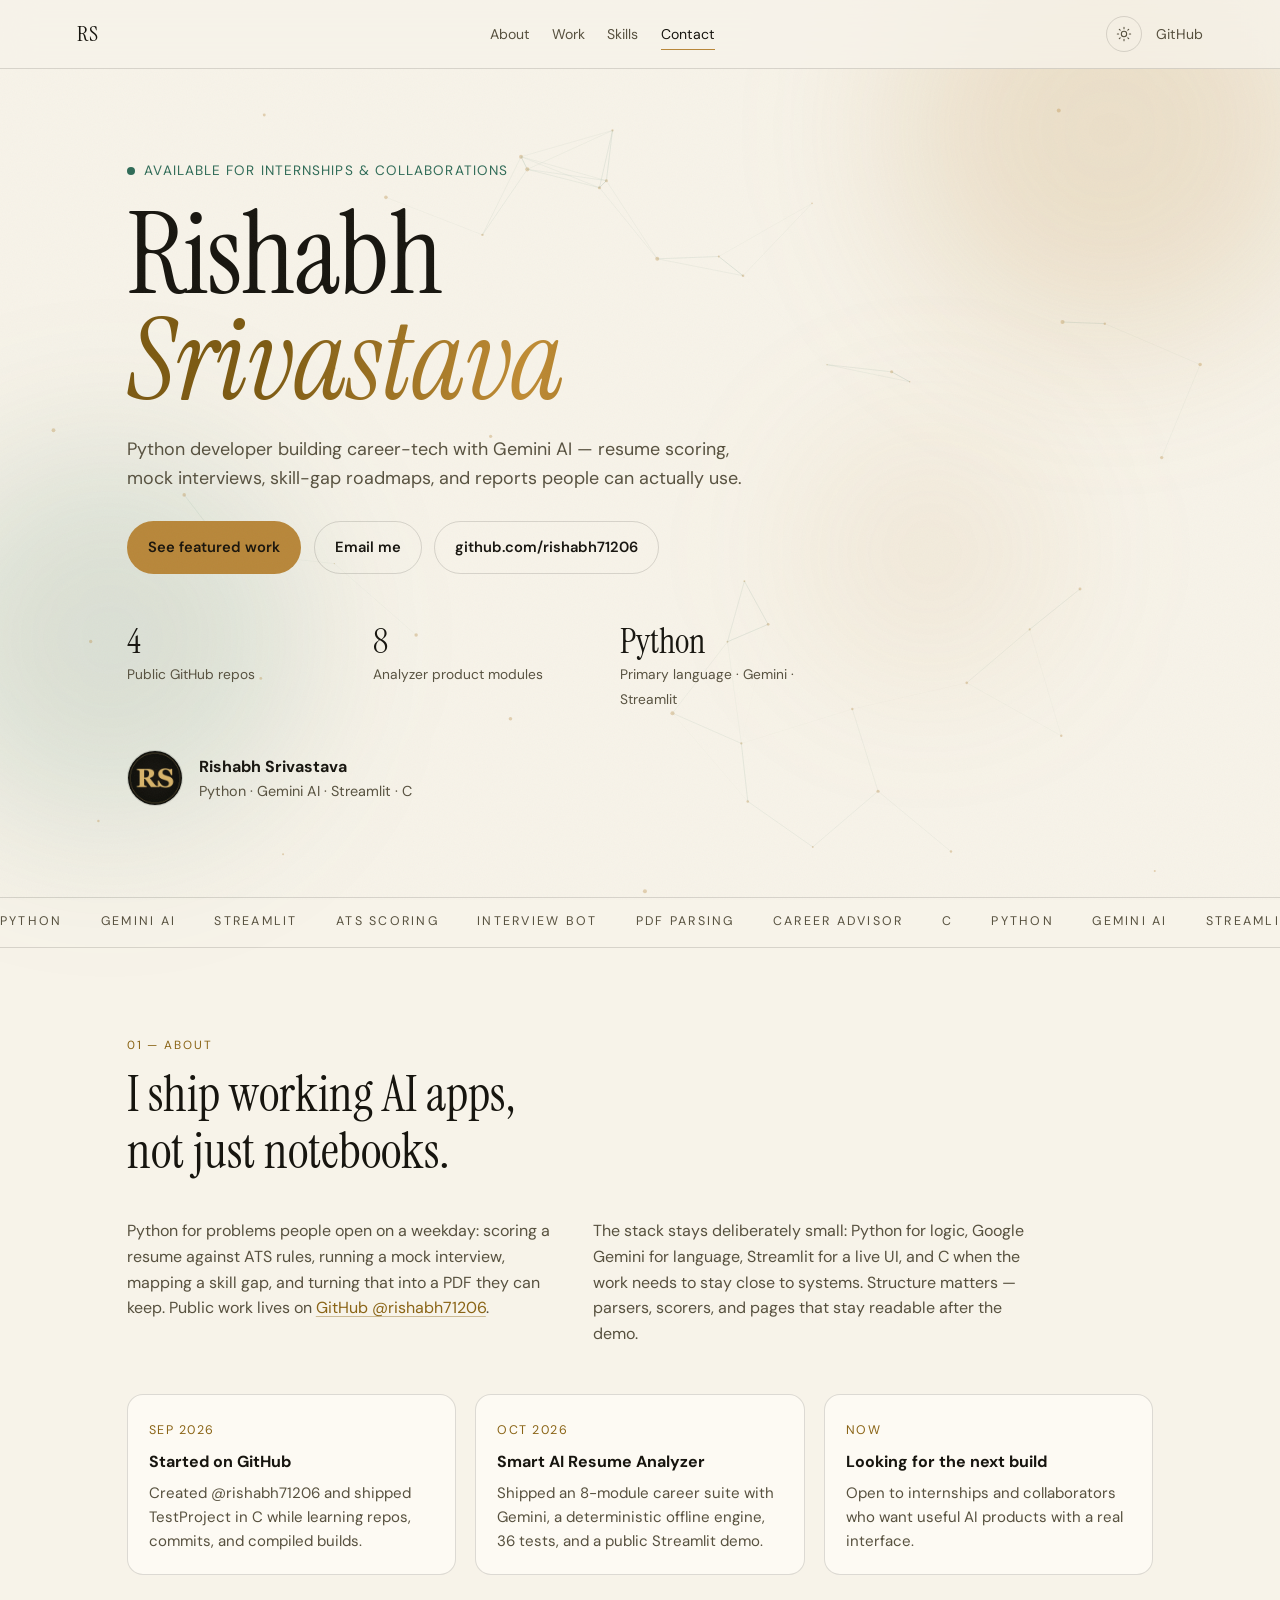
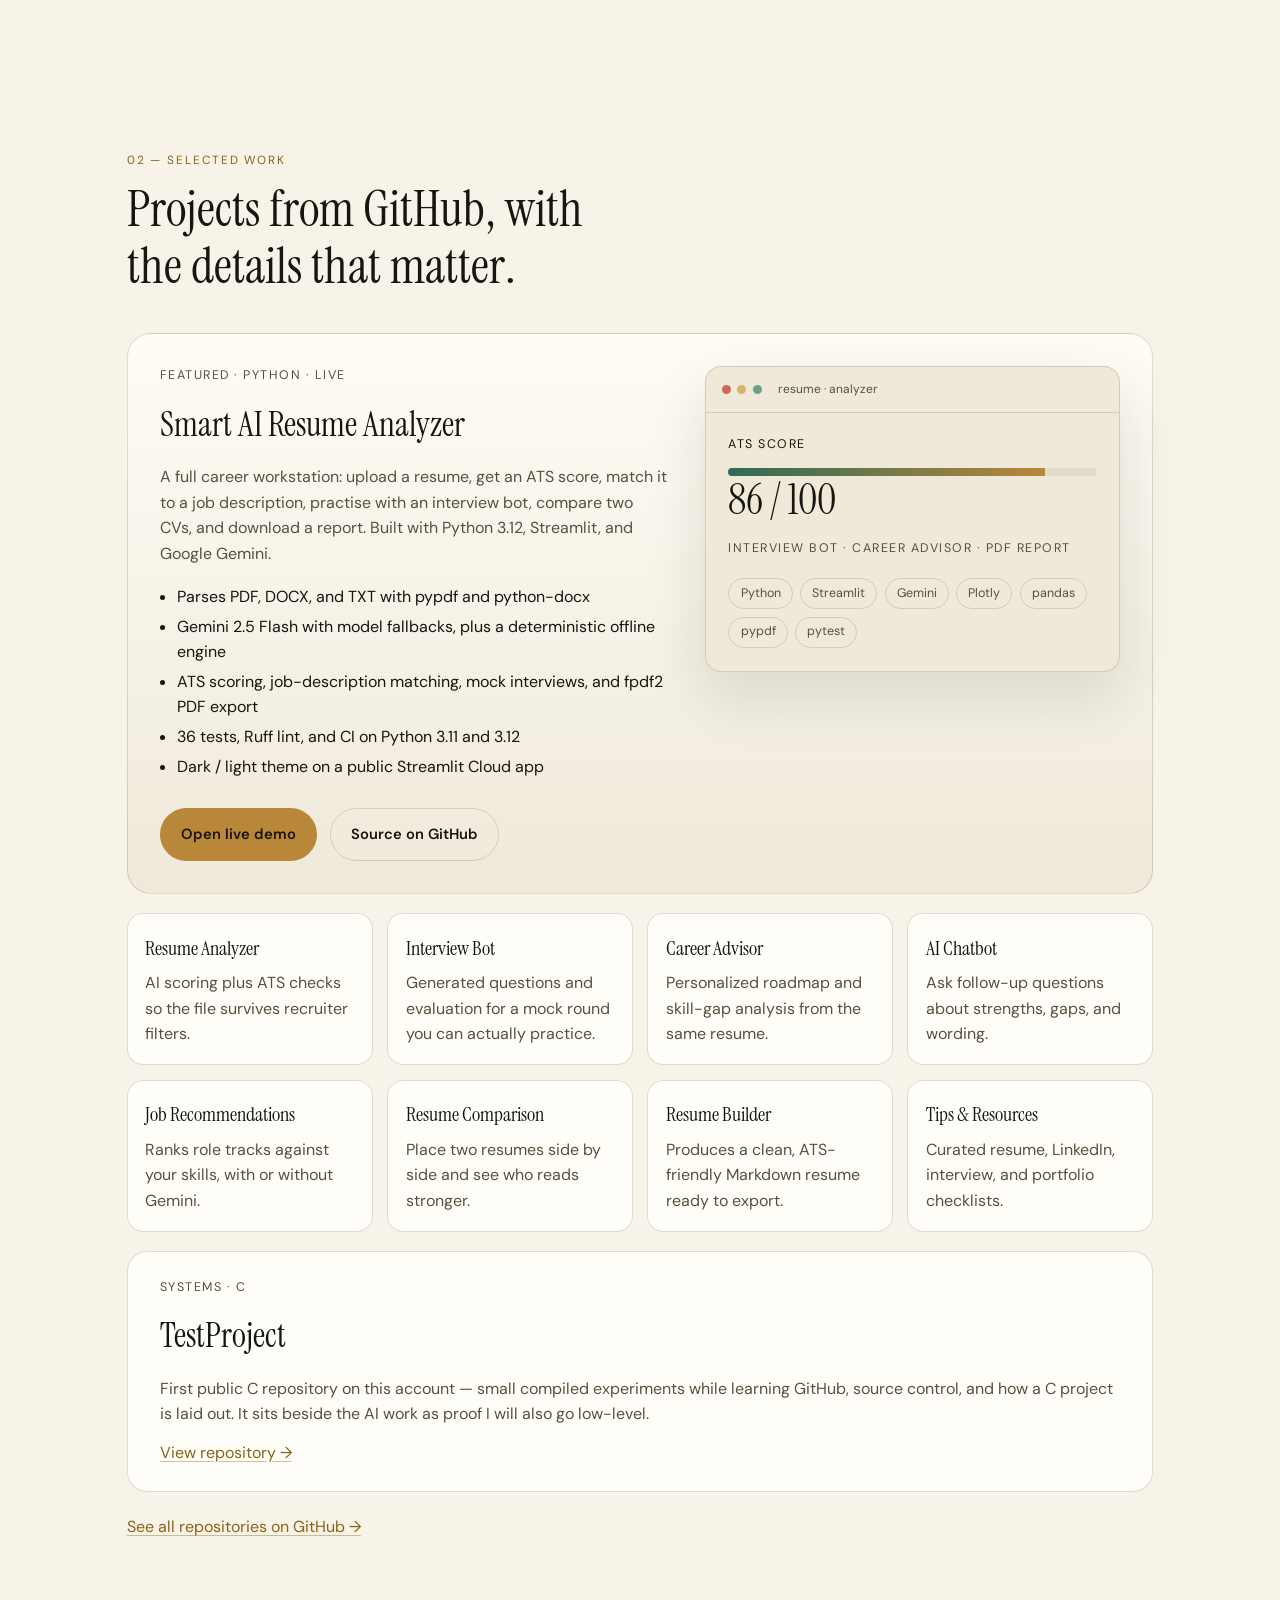
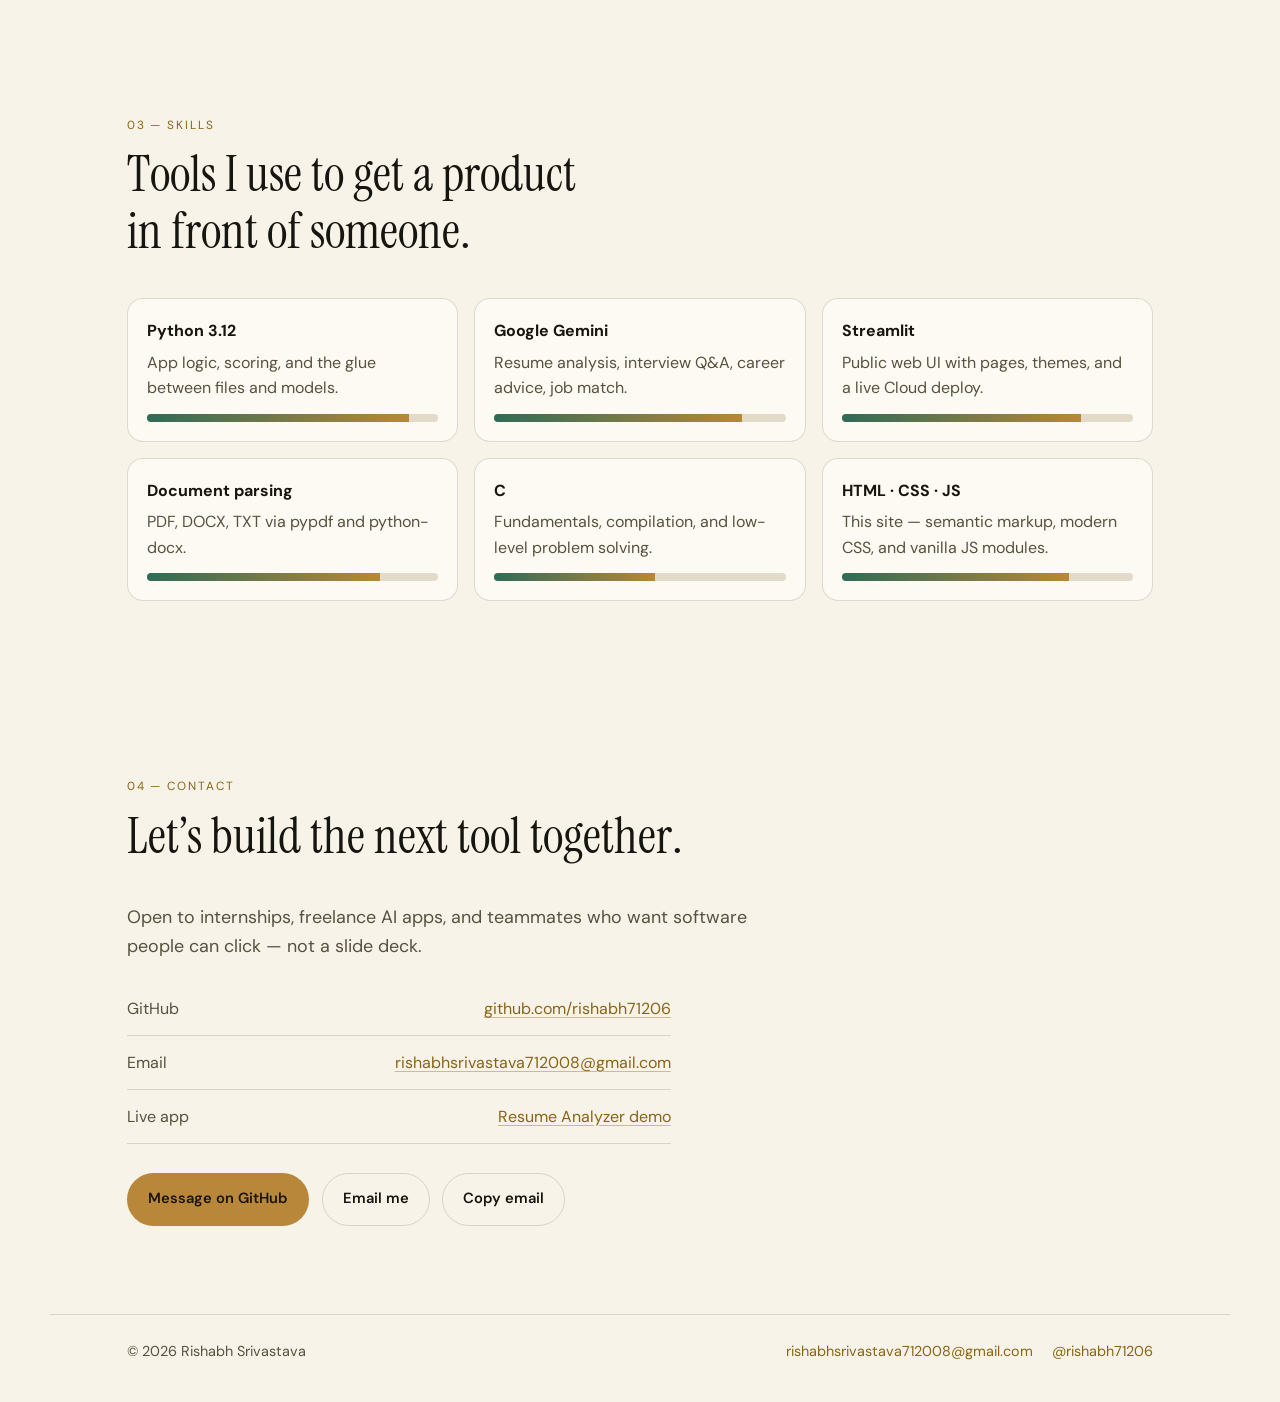
<file: index.html>
<!DOCTYPE html>
<html lang="en">
  <head>
    <meta charset="UTF-8" />
    <meta name="viewport" content="width=device-width, initial-scale=1.0" />
    <title>Rishabh Srivastava &mdash; Python &amp; AI Developer</title>
    <meta
      name="description"
      content="Portfolio of Rishabh Srivastava &mdash; Python developer building AI tools for careers, resumes, and interviews."
    />
    <meta name="author" content="Rishabh Srivastava" />
    <meta name="robots" content="index, follow" />
    <meta name="color-scheme" content="dark light" />
    <meta name="theme-color" content="#0b0c0a" media="(prefers-color-scheme: dark)" />
    <meta name="theme-color" content="#f7f3e9" media="(prefers-color-scheme: light)" />
    <link rel="canonical" href="https://rishabh71206.github.io/rishabh-srivastava-portfolio/" />

    <!-- Open Graph / social -->
    <meta property="og:type" content="website" />
    <meta property="og:site_name" content="Rishabh Srivastava &mdash; Portfolio" />
    <meta property="og:title" content="Rishabh Srivastava &mdash; Python &amp; AI Developer" />
    <meta
      property="og:description"
      content="Python developer building career-tech with Gemini AI &mdash; resume scoring, mock interviews, skill-gap roadmaps, and reports people can actually use."
    />
    <meta property="og:url" content="https://rishabh71206.github.io/rishabh-srivastava-portfolio/" />
    <meta property="og:image" content="https://rishabh71206.github.io/rishabh-srivastava-portfolio/assets/og.jpg" />
    <meta property="og:image:alt" content="Rishabh Srivastava &mdash; Python and AI developer portfolio" />
    <meta name="twitter:card" content="summary_large_image" />
    <meta name="twitter:title" content="Rishabh Srivastava &mdash; Python &amp; AI Developer" />
    <meta
      name="twitter:description"
      content="Python developer building career-tech with Gemini AI &mdash; resume scoring, mock interviews, and skill-gap roadmaps."
    />
    <meta name="twitter:image" content="https://rishabh71206.github.io/rishabh-srivastava-portfolio/assets/og.jpg" />

    <link rel="icon" href="assets/favicon.svg" type="image/svg+xml" />
    <link rel="apple-touch-icon" href="assets/avatar.jpg" />
    <link rel="manifest" href="manifest.webmanifest" />

    <link rel="preconnect" href="https://fonts.googleapis.com" />
    <link rel="preconnect" href="https://fonts.gstatic.com" crossorigin />
    <link
      href="https://fonts.googleapis.com/css2?family=DM+Sans:ital,opsz,wght@0,9..40,400;0,9..40,500;0,9..40,600;0,9..40,700;1,9..40,400&family=Instrument+Serif:ital@0;1&display=swap"
      rel="stylesheet"
    />
    <link rel="stylesheet" href="css/styles.css" />

    <script>
      // Runs before paint: enable JS-only styles and restore the saved theme.
      (function () {
        var root = document.documentElement;
        root.classList.add("js");
        try {
          var saved = localStorage.getItem("theme");
          if (saved === "light" || saved === "dark") root.dataset.theme = saved;
        } catch (error) {
          /* storage blocked - fall back to the system preference */
        }
      })();
    </script>

    <script type="application/ld+json">
      {
        "@context": "https://schema.org",
        "@type": "Person",
        "name": "Rishabh Srivastava",
        "jobTitle": "Python & AI Developer",
        "email": "mailto:rishabhsrivastava712008@gmail.com",
        "url": "https://rishabh71206.github.io/rishabh-srivastava-portfolio/",
        "image": "https://rishabh71206.github.io/rishabh-srivastava-portfolio/assets/og.jpg",
        "sameAs": ["https://github.com/rishabh71206"],
        "knowsAbout": ["Python", "Google Gemini", "Streamlit", "C", "HTML", "CSS", "JavaScript"]
      }
    </script>
  </head>
  <body>
    <a class="skip-link" href="#main">Skip to content</a>
    <div class="progress" aria-hidden="true"><i></i></div>
    <div class="cursor" aria-hidden="true"></div>
    <div class="noise" aria-hidden="true"></div>
    <div class="orb orb-a" aria-hidden="true"></div>
    <div class="orb orb-b" aria-hidden="true"></div>
    <div class="orb orb-c" aria-hidden="true"></div>

    <header class="nav">
      <div class="nav-inner">
        <a class="logo" href="#top" aria-label="RS — Rishabh Srivastava, back to top">RS</a>

        <nav id="site-nav" aria-label="Primary">
          <a href="#about">About</a>
          <a href="#work">Work</a>
          <a href="#skills">Skills</a>
          <a href="#contact">Contact</a>
        </nav>

        <div class="nav-tools">
          <button
            class="theme-toggle"
            type="button"
            data-theme-toggle
            aria-label="Switch to light theme"
          >
            <svg class="icon-moon" viewBox="0 0 24 24" aria-hidden="true" focusable="false">
              <path d="M21 12.8A9 9 0 1 1 11.2 3a7 7 0 0 0 9.8 9.8Z" />
            </svg>
            <svg class="icon-sun" viewBox="0 0 24 24" aria-hidden="true" focusable="false">
              <circle cx="12" cy="12" r="4" />
              <path d="M12 2v2m0 16v2M2 12h2m16 0h2M4.9 4.9l1.4 1.4m11.4 11.4 1.4 1.4M19.1 4.9l-1.4 1.4M6.3 17.7l-1.4 1.4" />
            </svg>
          </button>
          <a class="nav-cta" href="https://github.com/rishabh71206" target="_blank" rel="noopener noreferrer">
            GitHub
          </a>
          <button
            class="menu-toggle"
            type="button"
            aria-expanded="false"
            aria-controls="site-nav"
            aria-label="Open menu"
          >
            <span></span><span></span>
          </button>
        </div>
      </div>
    </header>

    <main id="main">
      <span id="top"></span>
      <section class="hero" aria-labelledby="hero-title">
        <canvas class="particles" aria-hidden="true"></canvas>
        <p class="eyebrow reveal">
          <span class="dot" aria-hidden="true"></span>
          Available for internships &amp; collaborations
        </p>
        <h1 class="hero-title" id="hero-title">
          <span class="line"><span>Rishabh</span></span>
          <span class="line"><em>Srivastava</em></span>
        </h1>
        <p class="lede reveal delay-2">
          Python developer building career-tech with Gemini AI &mdash; resume scoring,
          mock interviews, skill-gap roadmaps, and reports people can actually use.
        </p>
        <div class="hero-actions reveal delay-3">
          <a class="btn primary" href="#work">See featured work</a>
          <a class="btn ghost" href="mailto:rishabhsrivastava712008@gmail.com">Email me</a>
          <a class="btn ghost" href="https://github.com/rishabh71206" target="_blank" rel="noopener noreferrer">
            github.com/rishabh71206
          </a>
        </div>
        <div class="stats reveal delay-4">
          <div>
            <strong data-count="4">0</strong>
            <span>Public GitHub repos</span>
          </div>
          <div>
            <strong data-count="8">0</strong>
            <span>Analyzer product modules</span>
          </div>
          <div>
            <strong>Python</strong>
            <span>Primary language &middot; Gemini &middot; Streamlit</span>
          </div>
        </div>
        <div class="hero-meta reveal delay-5">
          <img
            src="assets/avatar.jpg"
            alt="Rishabh Srivastava GitHub avatar"
            width="56"
            height="56"
            decoding="async"
          />
          <div>
            <strong>Rishabh Srivastava</strong>
            <span>Python &middot; Gemini AI &middot; Streamlit &middot; C</span>
          </div>
        </div>
      </section>

      <div class="marquee" aria-hidden="true">
        <div class="marquee-track">
          <span>Python</span><span>Gemini AI</span><span>Streamlit</span><span>ATS Scoring</span>
          <span>Interview Bot</span><span>PDF Parsing</span><span>Career Advisor</span><span>C</span>
          <span>Python</span><span>Gemini AI</span><span>Streamlit</span><span>ATS Scoring</span>
          <span>Interview Bot</span><span>PDF Parsing</span><span>Career Advisor</span><span>C</span>
        </div>
      </div>

      <section id="about" class="section" aria-labelledby="about-title">
        <div class="section-head reveal">
          <p class="kicker">01 &mdash; About</p>
          <h2 id="about-title">I ship working AI apps, not just notebooks.</h2>
        </div>
        <div class="about-grid">
          <p class="reveal">
            Python for problems people open on a weekday: scoring a resume
            against ATS rules, running a mock interview, mapping a skill gap,
            and turning that into a PDF they can keep. Public work lives on
            <a href="https://github.com/rishabh71206" target="_blank" rel="noopener noreferrer">GitHub @rishabh71206</a>.
          </p>
          <p class="reveal delay-1">
            The stack stays deliberately small: Python for logic, Google Gemini
            for language, Streamlit for a live UI, and C when the work needs to
            stay close to systems. Structure matters &mdash; parsers, scorers, and
            pages that stay readable after the demo.
          </p>
        </div>
        <ol class="timeline">
          <li class="reveal">
            <span>Sep 2026</span>
            <strong>Started on GitHub</strong>
            <p>Created @rishabh71206 and shipped TestProject in C while learning repos, commits, and compiled builds.</p>
          </li>
          <li class="reveal delay-1">
            <span>Oct 2026</span>
            <strong>Smart AI Resume Analyzer</strong>
            <p>Shipped an 8-module career suite with Gemini, a deterministic offline engine, 36 tests, and a public Streamlit demo.</p>
          </li>
          <li class="reveal delay-2">
            <span>Now</span>
            <strong>Looking for the next build</strong>
            <p>Open to internships and collaborators who want useful AI products with a real interface.</p>
          </li>
        </ol>
      </section>

      <section id="work" class="section" aria-labelledby="work-title">
        <div class="section-head reveal">
          <p class="kicker">02 &mdash; Selected work</p>
          <h2 id="work-title">Projects from GitHub, with the details that matter.</h2>
        </div>

        <article class="project featured reveal">
          <div class="project-copy">
            <p class="tag">Featured &middot; Python &middot; Live</p>
            <h3>Smart AI Resume Analyzer</h3>
            <p>
              A full career workstation: upload a resume, get an ATS score,
              match it to a job description, practise with an interview bot,
              compare two CVs, and download a report. Built with Python 3.12,
              Streamlit, and Google Gemini.
            </p>
            <ul>
              <li>Parses PDF, DOCX, and TXT with pypdf and python-docx</li>
              <li>Gemini 2.5 Flash with model fallbacks, plus a deterministic offline engine</li>
              <li>ATS scoring, job-description matching, mock interviews, and fpdf2 PDF export</li>
              <li>36 tests, Ruff lint, and CI on Python 3.11 and 3.12</li>
              <li>Dark / light theme on a public Streamlit Cloud app</li>
            </ul>
            <div class="hero-actions">
              <a
                class="btn primary"
                href="https://smart-ai-resume-analyzer-nfdlpabrwsiiuvghfphuzv.streamlit.app/"
                target="_blank"
                rel="noopener noreferrer"
                >Open live demo</a
              >
              <a
                class="btn ghost"
                href="https://github.com/rishabh71206/smart-ai-resume-analyzer"
                target="_blank"
                rel="noopener noreferrer"
                >Source on GitHub</a
              >
            </div>
          </div>
          <div class="project-panel" aria-hidden="true">
            <div class="window">
              <div class="window-bar">
                <span></span><span></span><span></span>
                <p>resume &middot; analyzer</p>
              </div>
              <div class="window-body">
                <p class="mono">ATS score</p>
                <div class="meter"><i data-meter="86"></i></div>
                <p class="score"><span data-count="86">0</span> / 100</p>
                <p class="mono muted">Interview bot &middot; Career advisor &middot; PDF report</p>
                <div class="chips">
                  <span>Python</span>
                  <span>Streamlit</span>
                  <span>Gemini</span>
                  <span>Plotly</span>
                  <span>pandas</span>
                  <span>pypdf</span>
                  <span>pytest</span>
                </div>
              </div>
            </div>
          </div>
        </article>

        <div class="feature-grid">
          <article class="reveal"><h4>Resume Analyzer</h4><p>AI scoring plus ATS checks so the file survives recruiter filters.</p></article>
          <article class="reveal delay-1"><h4>Interview Bot</h4><p>Generated questions and evaluation for a mock round you can actually practice.</p></article>
          <article class="reveal delay-2"><h4>Career Advisor</h4><p>Personalized roadmap and skill-gap analysis from the same resume.</p></article>
          <article class="reveal"><h4>AI Chatbot</h4><p>Ask follow-up questions about strengths, gaps, and wording.</p></article>
          <article class="reveal delay-1"><h4>Job Recommendations</h4><p>Ranks role tracks against your skills, with or without Gemini.</p></article>
          <article class="reveal delay-2"><h4>Resume Comparison</h4><p>Place two resumes side by side and see who reads stronger.</p></article>
          <article class="reveal"><h4>Resume Builder</h4><p>Produces a clean, ATS-friendly Markdown resume ready to export.</p></article>
          <article class="reveal delay-1"><h4>Tips &amp; Resources</h4><p>Curated resume, LinkedIn, interview, and portfolio checklists.</p></article>
        </div>

        <article class="project compact reveal">
          <p class="tag">Systems &middot; C</p>
          <h3>TestProject</h3>
          <p>
            First public C repository on this account &mdash; small compiled experiments
            while learning GitHub, source control, and how a C project is laid out.
            It sits beside the AI work as proof I will also go low-level.
          </p>
          <a class="text-link" href="https://github.com/rishabh71206/TestProject" target="_blank" rel="noopener noreferrer">
            View repository &rarr;
          </a>
        </article>

        <p class="more-link reveal">
          <a class="text-link" href="https://github.com/rishabh71206?tab=repositories" target="_blank" rel="noopener noreferrer">
            See all repositories on GitHub &rarr;
          </a>
        </p>
      </section>

      <section id="skills" class="section" aria-labelledby="skills-title">
        <div class="section-head reveal">
          <p class="kicker">03 &mdash; Skills</p>
          <h2 id="skills-title">Tools I use to get a product in front of someone.</h2>
        </div>
        <ul class="skills">
          <li class="reveal">
            <strong>Python 3.12</strong>
            <p>App logic, scoring, and the glue between files and models.</p>
            <div class="bar" role="img" aria-label="Python proficiency: 90 out of 100"><i data-meter="90"></i></div>
          </li>
          <li class="reveal delay-1">
            <strong>Google Gemini</strong>
            <p>Resume analysis, interview Q&amp;A, career advice, job match.</p>
            <div class="bar" role="img" aria-label="Gemini proficiency: 85 out of 100"><i data-meter="85"></i></div>
          </li>
          <li class="reveal delay-2">
            <strong>Streamlit</strong>
            <p>Public web UI with pages, themes, and a live Cloud deploy.</p>
            <div class="bar" role="img" aria-label="Streamlit proficiency: 82 out of 100"><i data-meter="82"></i></div>
          </li>
          <li class="reveal">
            <strong>Document parsing</strong>
            <p>PDF, DOCX, TXT via pypdf and python-docx.</p>
            <div class="bar" role="img" aria-label="Document parsing proficiency: 80 out of 100"><i data-meter="80"></i></div>
          </li>
          <li class="reveal delay-1">
            <strong>C</strong>
            <p>Fundamentals, compilation, and low-level problem solving.</p>
            <div class="bar" role="img" aria-label="C proficiency: 55 out of 100"><i data-meter="55"></i></div>
          </li>
          <li class="reveal delay-2">
            <strong>HTML &middot; CSS &middot; JS</strong>
            <p>This site &mdash; semantic markup, modern CSS, and vanilla JS modules.</p>
            <div class="bar" role="img" aria-label="HTML, CSS and JavaScript proficiency: 78 out of 100"><i data-meter="78"></i></div>
          </li>
        </ul>
      </section>

      <section id="contact" class="section contact" aria-labelledby="contact-title">
        <div class="section-head reveal">
          <p class="kicker">04 &mdash; Contact</p>
          <h2 id="contact-title">Let&rsquo;s build the next tool together.</h2>
        </div>
        <p class="lede reveal">
          Open to internships, freelance AI apps, and teammates who want software
          people can click &mdash; not a slide deck.
        </p>
        <ul class="contact-list reveal delay-1">
          <li>
            <span>GitHub</span>
            <a href="https://github.com/rishabh71206" target="_blank" rel="noopener noreferrer">github.com/rishabh71206</a>
          </li>
          <li>
            <span>Email</span>
            <a href="mailto:rishabhsrivastava712008@gmail.com">rishabhsrivastava712008@gmail.com</a>
          </li>
          <li>
            <span>Live app</span>
            <a href="https://smart-ai-resume-analyzer-nfdlpabrwsiiuvghfphuzv.streamlit.app/" target="_blank" rel="noopener noreferrer">Resume Analyzer demo</a>
          </li>
        </ul>
        <div class="hero-actions reveal delay-2">
          <a class="btn primary" href="https://github.com/rishabh71206" target="_blank" rel="noopener noreferrer">Message on GitHub</a>
          <a class="btn ghost" href="mailto:rishabhsrivastava712008@gmail.com">Email me</a>
          <button
            class="btn ghost copy-btn"
            type="button"
            data-copy-email="rishabhsrivastava712008@gmail.com"
          >
            <span>Copy email</span>
          </button>
        </div>
      </section>
    </main>

    <footer>
      <p>&copy; <span id="year">2026</span> Rishabh Srivastava</p>
      <p class="footer-links">
        <a href="mailto:rishabhsrivastava712008@gmail.com">rishabhsrivastava712008@gmail.com</a>
        <a href="https://github.com/rishabh71206" target="_blank" rel="noopener noreferrer">@rishabh71206</a>
      </p>
    </footer>

    <script src="js/main.js" defer></script>
  </body>
</html>
</file>
<file: css/styles.css>
/* ==========================================================================
   Rishabh Srivastava — portfolio stylesheet
   Author: Rishabh Srivastava
   Stack: modern CSS (custom properties, logical properties, clamp, grid)
   ========================================================================== */

/* ---------- Design tokens ---------- */
:root {
  --bg: #0b0c0a;
  --bg-soft: #10110e;
  --ink: #efe8d8;
  --muted: #b7b09e;
  --line: rgba(239, 232, 216, 0.12);
  --line-strong: rgba(239, 232, 216, 0.28);
  --accent: #d8b36a;
  --accent-text: #d8b36a;
  --accent-ink: #1a150c;
  --accent-2: #6f9e8a;
  --card: #141511;
  --meter-track: #24251f;
  --orb-a: rgba(216, 179, 106, 0.16);
  --orb-b: rgba(111, 158, 138, 0.14);
  --orb-c: rgba(216, 179, 106, 0.08);
  --noise-opacity: 0.07;
  --shadow: 0 24px 60px rgba(0, 0, 0, 0.45);
  --shimmer-1: #d8b36a;
  --shimmer-2: #f7e9c6;
  --radius-lg: 24px;
  --radius-md: 16px;
  --ease: cubic-bezier(0.22, 1, 0.36, 1);
  --gutter: clamp(1.25rem, 6vw, 6rem);
  --max: 1180px;
}

/* Light theme: explicit choice or system preference when nothing is chosen */
:root[data-theme="light"] {
  --bg: #f7f3e9;
  --bg-soft: #efe9da;
  --ink: #17150f;
  --muted: #57513f;
  --line: rgba(23, 21, 15, 0.14);
  --line-strong: rgba(23, 21, 15, 0.3);
  --accent: #b8873a;
  --accent-text: #8a6416;
  --accent-ink: #1a150c;
  --accent-2: #2f6b57;
  --card: #fffdf7;
  --meter-track: #e2dbc9;
  --orb-a: rgba(184, 135, 58, 0.18);
  --orb-b: rgba(47, 107, 87, 0.14);
  --orb-c: rgba(184, 135, 58, 0.1);
  --noise-opacity: 0.035;
  --shadow: 0 24px 60px rgba(23, 21, 15, 0.12);
  --shimmer-1: #7c5a12;
  --shimmer-2: #c08c34;
}

@media (prefers-color-scheme: light) {
  :root:not([data-theme="dark"]) {
    --bg: #f7f3e9;
    --bg-soft: #efe9da;
    --ink: #17150f;
    --muted: #57513f;
    --line: rgba(23, 21, 15, 0.14);
    --line-strong: rgba(23, 21, 15, 0.3);
    --accent: #b8873a;
    --accent-text: #8a6416;
    --accent-ink: #1a150c;
    --accent-2: #2f6b57;
    --card: #fffdf7;
    --meter-track: #e2dbc9;
    --orb-a: rgba(184, 135, 58, 0.18);
    --orb-b: rgba(47, 107, 87, 0.14);
    --orb-c: rgba(184, 135, 58, 0.1);
    --noise-opacity: 0.035;
    --shadow: 0 24px 60px rgba(23, 21, 15, 0.12);
    --shimmer-1: #7c5a12;
    --shimmer-2: #c08c34;
  }
}

/* ---------- Reset ---------- */
*,
*::before,
*::after {
  box-sizing: border-box;
  margin: 0;
  padding: 0;
}

html {
  scroll-behavior: smooth;
  -webkit-text-size-adjust: 100%;
  scroll-padding-top: 5.5rem;
}

body {
  font-family: "DM Sans", system-ui, -apple-system, "Segoe UI", sans-serif;
  background: var(--bg);
  color: var(--ink);
  line-height: 1.6;
  min-height: 100vh;
  overflow-x: clip;
  -webkit-font-smoothing: antialiased;
  text-rendering: optimizeLegibility;
  transition: background-color 0.3s ease, color 0.3s ease;
}

a {
  color: inherit;
  text-decoration: none;
}

img,
svg {
  display: block;
  max-width: 100%;
}

button {
  font: inherit;
  color: inherit;
  background: none;
  border: 0;
  cursor: pointer;
}

ul,
ol {
  list-style: none;
}

:focus-visible {
  outline: 2px solid var(--accent);
  outline-offset: 3px;
  border-radius: 4px;
}

::selection {
  background: var(--accent);
  color: var(--accent-ink);
}

/* ---------- Skip link ---------- */
.skip-link {
  position: fixed;
  inset-inline-start: 1rem;
  inset-block-start: -100%;
  z-index: 60;
  padding: 0.75rem 1.1rem;
  border-radius: 999px;
  background: var(--accent);
  color: var(--accent-ink);
  font-weight: 600;
  transition: inset-block-start 0.2s ease;
}

.skip-link:focus-visible {
  inset-block-start: 1rem;
}

/* ---------- Scroll progress ---------- */
.progress {
  position: fixed;
  inset-block-start: 0;
  inset-inline: 0;
  z-index: 50;
  height: 2px;
  pointer-events: none;
}

.progress i {
  display: block;
  height: 100%;
  width: 100%;
  transform: scaleX(0);
  transform-origin: 0 50%;
  background: linear-gradient(90deg, var(--accent-2), var(--accent));
  transition: transform 0.15s linear;
  box-shadow: 0 0 12px color-mix(in srgb, var(--accent) 60%, transparent);
}

/* ---------- Custom cursor ---------- */
.cursor {
  display: none;
}

@media (hover: hover) and (pointer: fine) {
  body.has-cursor,
  body.has-cursor a,
  body.has-cursor button {
    cursor: none;
  }

  .cursor {
    display: block;
    position: fixed;
    inset-block-start: 0;
    inset-inline-start: 0;
    width: 14px;
    height: 14px;
    border: 1px solid var(--accent);
    border-radius: 50%;
    pointer-events: none;
    z-index: 40;
    opacity: 0;
    transform: translate(-50%, -50%);
    transition: width 0.2s ease, height 0.2s ease, background-color 0.2s ease, opacity 0.2s ease;
    mix-blend-mode: difference;
  }

  .cursor.is-visible {
    opacity: 1;
  }

  .cursor.is-growing {
    width: 42px;
    height: 42px;
    background: rgba(216, 179, 106, 0.18);
  }
}

/* ---------- Ambient background ---------- */
.noise {
  pointer-events: none;
  position: fixed;
  inset: 0;
  z-index: 8;
  opacity: var(--noise-opacity);
  background-image: url("data:image/svg+xml,%3Csvg xmlns='http://www.w3.org/2000/svg' width='160' height='160'%3E%3Cfilter id='n'%3E%3CfeTurbulence type='fractalNoise' baseFrequency='.8' numOctaves='2' stitchTiles='stitch'/%3E%3C/filter%3E%3Crect width='100%25' height='100%25' filter='url(%23n)'/%3E%3C/svg%3E");
}

.orb {
  position: fixed;
  border-radius: 50%;
  filter: blur(80px);
  pointer-events: none;
  z-index: 0;
}

.orb-a {
  width: 420px;
  height: 420px;
  background: var(--orb-a);
  inset-block-start: -80px;
  inset-inline-end: -40px;
  animation: drift 18s ease-in-out infinite;
}

.orb-b {
  width: 380px;
  height: 380px;
  background: var(--orb-b);
  inset-block-end: 8%;
  inset-inline-start: -80px;
  animation: drift 22s ease-in-out infinite reverse;
}

.orb-c {
  width: 240px;
  height: 240px;
  background: var(--orb-c);
  inset-block-start: 48%;
  inset-inline-end: 18%;
  animation: drift 14s ease-in-out infinite 1s;
}

@keyframes drift {
  0%,
  100% {
    transform: translate(0, 0) scale(1);
  }
  50% {
    transform: translate(40px, -30px) scale(1.12);
  }
}

/* ---------- Navigation ---------- */
.nav {
  position: sticky;
  inset-block-start: 0;
  z-index: 30;
  border-block-end: 1px solid var(--line);
  background: color-mix(in srgb, var(--bg) 78%, transparent);
  backdrop-filter: blur(16px);
  -webkit-backdrop-filter: blur(16px);
}

.nav-inner {
  display: flex;
  align-items: center;
  justify-content: space-between;
  gap: 1rem;
  width: 100%;
  max-width: 1400px;
  margin-inline: auto;
  padding: 1rem var(--gutter);
}

.logo {
  font-family: "Instrument Serif", serif;
  font-size: 1.4rem;
  letter-spacing: 0.04em;
}

.nav nav {
  display: flex;
  gap: 1.4rem;
}

.nav nav a,
.nav-cta {
  font-size: 0.88rem;
  color: var(--muted);
  transition: color 0.2s ease;
}

.nav nav a {
  position: relative;
  padding-block: 0.2rem;
}

.nav nav a::after {
  content: "";
  position: absolute;
  inset-inline: 0;
  inset-block-end: -2px;
  height: 1px;
  background: var(--accent);
  transform: scaleX(0);
  transform-origin: 0 50%;
  transition: transform 0.3s var(--ease);
}

.nav nav a:hover::after,
.nav nav a.is-active::after {
  transform: scaleX(1);
}

.nav nav a:hover,
.nav nav a.is-active,
.nav-cta:hover {
  color: var(--ink);
}

.nav-tools {
  display: flex;
  align-items: center;
  gap: 0.9rem;
}

.theme-toggle {
  display: grid;
  place-items: center;
  width: 36px;
  height: 36px;
  border: 1px solid var(--line);
  border-radius: 50%;
  color: var(--muted);
  transition: color 0.2s ease, border-color 0.2s ease, transform 0.2s ease;
}

.theme-toggle:hover {
  color: var(--ink);
  border-color: var(--line-strong);
  transform: rotate(-12deg);
}

.theme-toggle svg {
  width: 16px;
  height: 16px;
  fill: none;
  stroke: currentColor;
  stroke-width: 1.6;
  stroke-linecap: round;
  stroke-linejoin: round;
}

.theme-toggle .icon-sun,
:root[data-theme="light"] .theme-toggle .icon-moon {
  display: none;
}

:root[data-theme="light"] .theme-toggle .icon-sun {
  display: block;
}

@media (prefers-color-scheme: light) {
  :root:not([data-theme="dark"]) .theme-toggle .icon-moon {
    display: none;
  }
  :root:not([data-theme="dark"]) .theme-toggle .icon-sun {
    display: block;
  }
}

.menu-toggle {
  display: none;
  width: 36px;
  height: 36px;
  border: 1px solid var(--line);
  border-radius: 50%;
  padding: 0.65rem;
}

.menu-toggle span {
  display: block;
  height: 1px;
  background: currentColor;
  transition: transform 0.25s var(--ease), opacity 0.2s ease;
}

.menu-toggle span + span {
  margin-block-start: 5px;
}

.nav.is-open .menu-toggle span:first-child {
  transform: translateY(3px) rotate(45deg);
}

.nav.is-open .menu-toggle span:last-child {
  transform: translateY(-3px) rotate(-45deg);
}

/* ---------- Layout ---------- */
main,
footer {
  position: relative;
  z-index: 1;
}

.hero,
.section {
  width: 100%;
  max-width: var(--max);
  margin-inline: auto;
  padding-block: clamp(3.5rem, 8vw, 5.5rem);
  padding-inline: var(--gutter);
}

.hero {
  min-height: calc(100svh - 72px);
  display: flex;
  flex-direction: column;
  justify-content: center;
  position: relative;
}

.hero > :not(.particles) {
  position: relative;
  z-index: 1;
}

/* Animated particle constellation behind the hero */
.particles {
  position: absolute;
  inset: 0;
  width: 100%;
  height: 100%;
  z-index: 0;
  opacity: 0.6;
  pointer-events: none;
}

/* Split-heading letter animation */
.js .section-head h2 .char {
  display: inline-block;
  opacity: 0;
  transform: translateY(0.45em);
  will-change: transform, opacity;
}

.js .section-head.in h2 .char {
  animation: char-in 0.65s var(--ease) forwards;
  animation-delay: calc(var(--i) * 22ms);
}

.word {
  display: inline-block;
  white-space: nowrap;
}

@keyframes char-in {
  to {
    opacity: 1;
    transform: none;
  }
}

/* Pointer spotlight on cards */
.feature-grid article,
.skills li,
.project.compact,
.timeline li {
  position: relative;
  overflow: hidden;
  isolation: isolate;
}

.feature-grid article::before,
.skills li::before,
.project.compact::before,
.timeline li::before {
  content: "";
  position: absolute;
  inset: 0;
  z-index: -1;
  pointer-events: none;
  opacity: 0;
  background: radial-gradient(
    240px circle at var(--mx, 50%) var(--my, 50%),
    color-mix(in srgb, var(--accent) 16%, transparent),
    transparent 68%
  );
  transition: opacity 0.35s ease;
}

.feature-grid article:hover::before,
.skills li:hover::before,
.project.compact:hover::before,
.timeline li:hover::before {
  opacity: 1;
}

/* ---------- Hero ---------- */
.eyebrow {
  display: flex;
  align-items: center;
  gap: 0.6rem;
  color: var(--accent-2);
  font-size: 0.85rem;
  letter-spacing: 0.08em;
  text-transform: uppercase;
}

.dot {
  width: 8px;
  height: 8px;
  border-radius: 50%;
  background: var(--accent-2);
  box-shadow: 0 0 0 0 rgba(111, 158, 138, 0.7);
  animation: pulse 2.2s infinite;
}

@keyframes pulse {
  70% {
    box-shadow: 0 0 0 10px rgba(111, 158, 138, 0);
  }
}

.hero-title {
  font-family: "Instrument Serif", serif;
  font-size: clamp(3.2rem, 9vw, 8rem);
  line-height: 0.92;
  font-weight: 400;
  margin-block: 1.2rem 1.4rem;
  letter-spacing: -0.01em;
}

.hero-title .line {
  display: block;
  overflow: hidden;
}

.hero-title .line span,
.hero-title .line em {
  display: inline-block;
  transform: translateY(110%);
  animation: rise 0.9s var(--ease) forwards;
}

.hero-title .line:nth-child(2) em {
  animation-delay: 0.12s;
}

@keyframes rise {
  to {
    transform: translateY(0);
  }
}

h1 em,
.hero-title em {
  font-style: italic;
  color: var(--accent);
}

/* Shimmering accent name (progressive enhancement) */
@supports (background-clip: text) or (-webkit-background-clip: text) {
  .hero-title em {
    background: linear-gradient(
      100deg,
      var(--shimmer-1) 15%,
      var(--shimmer-2) 42%,
      var(--shimmer-1) 62%,
      var(--shimmer-2) 80%,
      var(--shimmer-1) 95%
    );
    background-size: 220% auto;
    -webkit-background-clip: text;
    background-clip: text;
    -webkit-text-fill-color: transparent;
  }

  .hero-title .line em {
    animation: rise 0.9s var(--ease) forwards, shimmer 7s linear infinite;
  }
}

@keyframes shimmer {
  to {
    background-position: 220% center;
  }
}

.lede {
  max-width: 40rem;
  color: var(--muted);
  font-size: clamp(1rem, 1.6vw, 1.12rem);
  text-wrap: pretty;
}

.hero-actions {
  display: flex;
  flex-wrap: wrap;
  gap: 0.8rem;
  margin-block-start: 1.8rem;
}

.btn {
  display: inline-flex;
  align-items: center;
  gap: 0.5rem;
  padding: 0.85rem 1.25rem;
  border-radius: 999px;
  font-size: 0.92rem;
  font-weight: 600;
  border: 1px solid transparent;
  transition: transform 0.25s ease, background-color 0.25s ease, box-shadow 0.25s ease,
    border-color 0.25s ease;
}

.btn:hover {
  transform: translateY(-3px);
}

.btn.primary {
  background: var(--accent);
  color: var(--accent-ink);
}

.btn.primary:hover {
  box-shadow: 0 12px 30px rgba(216, 179, 106, 0.28);
}

.btn.ghost {
  border-color: var(--line);
  color: var(--ink);
}

.btn.ghost:hover {
  border-color: var(--line-strong);
}

/* ---------- Stats ---------- */
.stats {
  display: grid;
  grid-template-columns: repeat(3, minmax(0, 1fr));
  gap: 1.2rem;
  margin-block-start: 3rem;
  max-width: 720px;
}

.stats strong {
  display: block;
  font-family: "Instrument Serif", serif;
  font-size: 2.2rem;
  font-weight: 400;
  line-height: 1.1;
}

.stats span {
  color: var(--muted);
  font-size: 0.86rem;
}

/* ---------- Avatar ---------- */
.hero-meta {
  margin-block-start: 2.4rem;
  display: flex;
  align-items: center;
  gap: 1rem;
}

.hero-meta img {
  width: 56px;
  height: 56px;
  border-radius: 50%;
  object-fit: cover;
  border: 1px solid var(--line);
  box-shadow: 0 0 0 0 rgba(111, 158, 138, 0.45);
  animation: ring 2.8s ease-out infinite;
}

@keyframes ring {
  70% {
    box-shadow: 0 0 0 12px rgba(111, 158, 138, 0);
  }
}

.hero-meta span {
  display: block;
  color: var(--muted);
  font-size: 0.9rem;
}

/* ---------- Marquee ---------- */
.marquee {
  border-block: 1px solid var(--line);
  overflow: hidden;
  padding-block: 0.9rem;
  position: relative;
  z-index: 1;
}

.marquee-track {
  display: flex;
  gap: 2.4rem;
  width: max-content;
  animation: slide 28s linear infinite;
  color: var(--muted);
  letter-spacing: 0.18em;
  text-transform: uppercase;
  font-size: 0.78rem;
  will-change: transform;
}

.marquee:hover .marquee-track {
  animation-play-state: paused;
}

@keyframes slide {
  to {
    transform: translateX(-50%);
  }
}

/* ---------- Section headings ---------- */
.section-head {
  max-width: 42rem;
  margin-block-end: 2.4rem;
}

.kicker {
  color: var(--accent-text);
  letter-spacing: 0.16em;
  text-transform: uppercase;
  font-size: 0.74rem;
  margin-block-end: 0.7rem;
}

h2 {
  font-family: "Instrument Serif", serif;
  font-size: clamp(1.9rem, 4vw, 3.1rem);
  font-weight: 400;
  line-height: 1.15;
  text-wrap: balance;
}

h3 {
  font-family: "Instrument Serif", serif;
  font-size: clamp(1.7rem, 3vw, 2.1rem);
  font-weight: 400;
  margin-block-end: 0.8rem;
}

h4 {
  font-family: "Instrument Serif", serif;
  font-size: 1.25rem;
  font-weight: 400;
  margin-block-end: 0.4rem;
}

/* ---------- About ---------- */
.about-grid {
  display: grid;
  grid-template-columns: repeat(2, minmax(0, 1fr));
  gap: 2rem;
  color: var(--muted);
  max-width: 900px;
}

.about-grid a,
.contact-list a,
.text-link {
  color: var(--accent-text);
  text-underline-offset: 3px;
  text-decoration: underline;
  text-decoration-color: color-mix(in srgb, var(--accent-text) 40%, transparent);
  transition: text-decoration-color 0.2s ease;
}

.about-grid a:hover,
.contact-list a:hover,
.text-link:hover {
  text-decoration-color: currentColor;
}

.timeline {
  margin-block-start: 3rem;
  display: grid;
  grid-template-columns: repeat(3, minmax(0, 1fr));
  gap: 1.2rem;
}

.timeline li {
  padding: 1.3rem;
  border: 1px solid var(--line);
  border-radius: var(--radius-md);
  background: color-mix(in srgb, var(--card) 70%, transparent);
}

.timeline span {
  color: var(--accent-text);
  font-size: 0.78rem;
  letter-spacing: 0.12em;
  text-transform: uppercase;
}

.timeline strong {
  display: block;
  margin-block: 0.45rem 0.4rem;
}

.timeline p {
  color: var(--muted);
  font-size: 0.94rem;
}

/* ---------- Work ---------- */
.project.featured {
  display: grid;
  grid-template-columns: 1.1fr 0.9fr;
  gap: 2.4rem;
  padding: clamp(1.3rem, 3vw, 2rem);
  background: linear-gradient(180deg, color-mix(in srgb, var(--card) 90%, var(--bg)), var(--bg-soft));
  border: 1px solid var(--line);
  border-radius: var(--radius-lg);
  transition: transform 0.35s ease, border-color 0.35s ease;
}

.project.featured:hover,
.project.compact:hover,
.feature-grid article:hover,
.skills li:hover {
  transform: translateY(-6px);
  border-color: color-mix(in srgb, var(--accent) 35%, transparent);
}

.tag {
  color: var(--accent-2);
  font-size: 0.78rem;
  letter-spacing: 0.12em;
  text-transform: uppercase;
  margin-block-end: 0.7rem;
}

.project-copy p,
.project.compact p,
.feature-grid p,
.skills p {
  color: var(--muted);
}

.project-copy ul {
  margin: 1.1rem 0 0.4rem 1.1rem;
  color: var(--ink);
  list-style: disc;
}

.project-copy li + li {
  margin-block-start: 0.25rem;
}

/* Fake app window */
.project-panel {
  animation: floaty 7s ease-in-out infinite;
}

@keyframes floaty {
  50% {
    transform: translateY(-10px);
  }
}

.window {
  background: var(--bg-soft);
  border: 1px solid var(--line);
  border-radius: var(--radius-md);
  overflow: hidden;
  min-height: 280px;
  box-shadow: var(--shadow);
  transition: transform 0.4s var(--ease), border-color 0.3s ease;
  will-change: transform;
}

.window-bar {
  display: flex;
  align-items: center;
  gap: 0.4rem;
  padding: 0.8rem 1rem;
  border-block-end: 1px solid var(--line);
}

.window-bar span {
  width: 9px;
  height: 9px;
  border-radius: 50%;
  background: #3a3c34;
}

.window-bar span:nth-child(1) {
  background: #c96a5a;
}
.window-bar span:nth-child(2) {
  background: #d8b36a;
}
.window-bar span:nth-child(3) {
  background: #6f9e8a;
}

.window-bar p {
  margin-inline-start: 0.6rem;
  font-size: 0.75rem;
  color: var(--muted);
}

.window-body {
  padding: 1.4rem;
}

.mono {
  font-size: 0.78rem;
  letter-spacing: 0.12em;
  text-transform: uppercase;
}

.muted {
  color: var(--muted);
  margin-block-start: 0.8rem;
}

.meter,
.bar {
  height: 8px;
  background: var(--meter-track);
  border-radius: 99px;
  margin-block-start: 0.8rem;
  overflow: hidden;
}

.meter i,
.bar i {
  display: block;
  height: 100%;
  width: 0;
  background: linear-gradient(90deg, var(--accent-2), var(--accent));
  transition: width 1.4s var(--ease);
}

.score {
  font-family: "Instrument Serif", serif;
  font-size: 2.6rem;
  line-height: 1.2;
}

.chips {
  display: flex;
  flex-wrap: wrap;
  gap: 0.45rem;
  margin-block-start: 1.2rem;
}

.chips span {
  border: 1px solid var(--line);
  border-radius: 999px;
  padding: 0.3rem 0.7rem;
  font-size: 0.78rem;
  color: var(--muted);
}

.feature-grid {
  display: grid;
  grid-template-columns: repeat(4, minmax(0, 1fr));
  gap: 0.9rem;
  margin-block-start: 1.2rem;
}

.feature-grid article {
  padding: 1.1rem;
  border: 1px solid var(--line);
  border-radius: var(--radius-md);
  background: var(--card);
  transition: transform 0.35s ease, border-color 0.35s ease;
}

.project.compact {
  margin-block-start: 1.2rem;
  padding: clamp(1.2rem, 3vw, 1.6rem) clamp(1.2rem, 4vw, 2rem);
  border: 1px solid var(--line);
  border-radius: 20px;
  background: var(--card);
  transition: transform 0.35s ease, border-color 0.35s ease;
}

.text-link {
  display: inline-block;
  margin-block-start: 0.8rem;
}

.more-link {
  margin-block-start: 1.4rem;
}

.more-link .text-link {
  margin-block-start: 0;
}

/* ---------- Skills ---------- */
.skills {
  display: grid;
  grid-template-columns: repeat(3, minmax(0, 1fr));
  gap: 1rem;
}

.skills li {
  padding: 1.2rem;
  border: 1px solid var(--line);
  border-radius: var(--radius-md);
  background: color-mix(in srgb, var(--card) 70%, transparent);
  transition: transform 0.35s ease, border-color 0.35s ease;
}

.skills strong {
  display: block;
  color: var(--ink);
  margin-block-end: 0.35rem;
}

/* ---------- Contact ---------- */
.contact-list {
  margin: 1.4rem 0 0.4rem;
  max-width: 34rem;
}

.contact-list li {
  display: flex;
  flex-wrap: wrap;
  justify-content: space-between;
  gap: 0.5rem 1rem;
  padding-block: 0.85rem;
  border-block-end: 1px solid var(--line);
  color: var(--muted);
}

.contact-list li span {
  min-width: 5rem;
}

.contact .lede {
  margin-block-end: 0.4rem;
}

/* ---------- Footer ---------- */
footer {
  display: flex;
  flex-wrap: wrap;
  gap: 0.5rem 1rem;
  justify-content: space-between;
  max-width: var(--max);
  margin-inline: auto;
  padding: 1.6rem var(--gutter) 2.4rem;
  border-block-start: 1px solid var(--line);
  color: var(--muted);
  font-size: 0.9rem;
}

footer a {
  color: var(--accent-text);
  transition: opacity 0.2s ease;
}

footer a:hover {
  opacity: 0.75;
}

.footer-links {
  display: flex;
  flex-wrap: wrap;
  gap: 0.35rem 1.2rem;
}

.copy-btn {
  position: relative;
  overflow: hidden;
}

.copy-btn::after {
  content: "";
  position: absolute;
  inset: 0;
  background: radial-gradient(circle at var(--x, 50%) var(--y, 50%), var(--accent) 0%, transparent 60%);
  opacity: 0;
  transition: opacity 0.3s ease;
  pointer-events: none;
}

.copy-btn:active::after {
  opacity: 0.22;
}

/* ---------- Reveal on scroll (only when JS is available) ---------- */
.js .reveal {
  opacity: 0;
  transform: translateY(28px);
  animation: reveal 0.8s var(--ease) forwards;
  animation-play-state: paused;
}

.js .reveal.in {
  animation-play-state: running;
}

.delay-1 {
  animation-delay: 0.1s;
}
.delay-2 {
  animation-delay: 0.18s;
}
.delay-3 {
  animation-delay: 0.26s;
}
.delay-4 {
  animation-delay: 0.34s;
}
.delay-5 {
  animation-delay: 0.42s;
}

@keyframes reveal {
  to {
    opacity: 1;
    transform: none;
  }
}

/* ---------- Responsive ---------- */
@media (max-width: 1024px) {
  .feature-grid,
  .skills,
  .timeline {
    grid-template-columns: repeat(2, minmax(0, 1fr));
  }
}

@media (max-width: 860px) {
  .menu-toggle {
    display: block;
  }

  .nav nav {
    position: absolute;
    inset-block-start: 100%;
    inset-inline: 0;
    flex-direction: column;
    gap: 0;
    padding: 0.5rem var(--gutter) 1rem;
    background: color-mix(in srgb, var(--bg) 96%, transparent);
    border-block-end: 1px solid var(--line);
    backdrop-filter: blur(16px);
    -webkit-backdrop-filter: blur(16px);
    opacity: 0;
    visibility: hidden;
    transform: translateY(-8px);
    transition: opacity 0.25s ease, transform 0.25s var(--ease), visibility 0.25s;
  }

  .nav.is-open nav {
    opacity: 1;
    visibility: visible;
    transform: none;
  }

  .nav nav a {
    padding-block: 0.75rem;
    border-block-end: 1px solid var(--line);
    font-size: 0.95rem;
  }

  .nav nav a:last-child {
    border-block-end: 0;
  }

  .about-grid,
  .project.featured,
  .feature-grid,
  .skills,
  .timeline,
  .stats {
    grid-template-columns: 1fr;
  }

  .hero {
    min-height: auto;
    padding-block: clamp(3rem, 12vw, 5rem);
  }

  .stats {
    gap: 1rem;
    max-width: none;
  }

  .stats > div {
    display: flex;
    align-items: baseline;
    gap: 0.6rem;
    padding-block-end: 0.7rem;
    border-block-end: 1px solid var(--line);
  }

  .stats strong {
    font-size: 1.7rem;
  }

  .contact-list li {
    justify-content: flex-start;
    flex-direction: column;
  }

  .window {
    min-height: 0;
  }
}

@media (max-width: 480px) {
  .hero-actions .btn {
    width: 100%;
    justify-content: center;
  }

  .hero-title {
    font-size: clamp(2.6rem, 13vw, 3.4rem);
  }

  .nav-tools {
    gap: 0.5rem;
  }

  .nav-cta {
    display: none;
  }
}

/* ---------- Reduced motion / print ---------- */
@media (prefers-reduced-motion: reduce) {
  html {
    scroll-behavior: auto;
  }

  *,
  *::before,
  *::after {
    animation-duration: 0.001ms !important;
    animation-iteration-count: 1 !important;
    transition-duration: 0.001ms !important;
  }

  .js .reveal {
    opacity: 1;
    transform: none;
    animation: none;
  }

  .js .section-head h2 .char {
    opacity: 1;
    transform: none;
    animation: none;
  }

  .particles {
    display: none;
  }

  .hero-title .line span,
  .hero-title .line em {
    transform: none;
    animation: none;
  }

  .meter i,
  .bar i {
    width: var(--w, 80%);
  }

  .cursor {
    display: none !important;
  }

  body.has-cursor,
  body.has-cursor a,
  body.has-cursor button {
    cursor: auto;
  }
}

@media print {
  .nav,
  .cursor,
  .noise,
  .orb,
  .marquee,
  .theme-toggle,
  .menu-toggle {
    display: none !important;
  }

  body {
    background: #fff;
    color: #111;
  }

  .js .reveal {
    opacity: 1;
    transform: none;
  }
}
</file>
